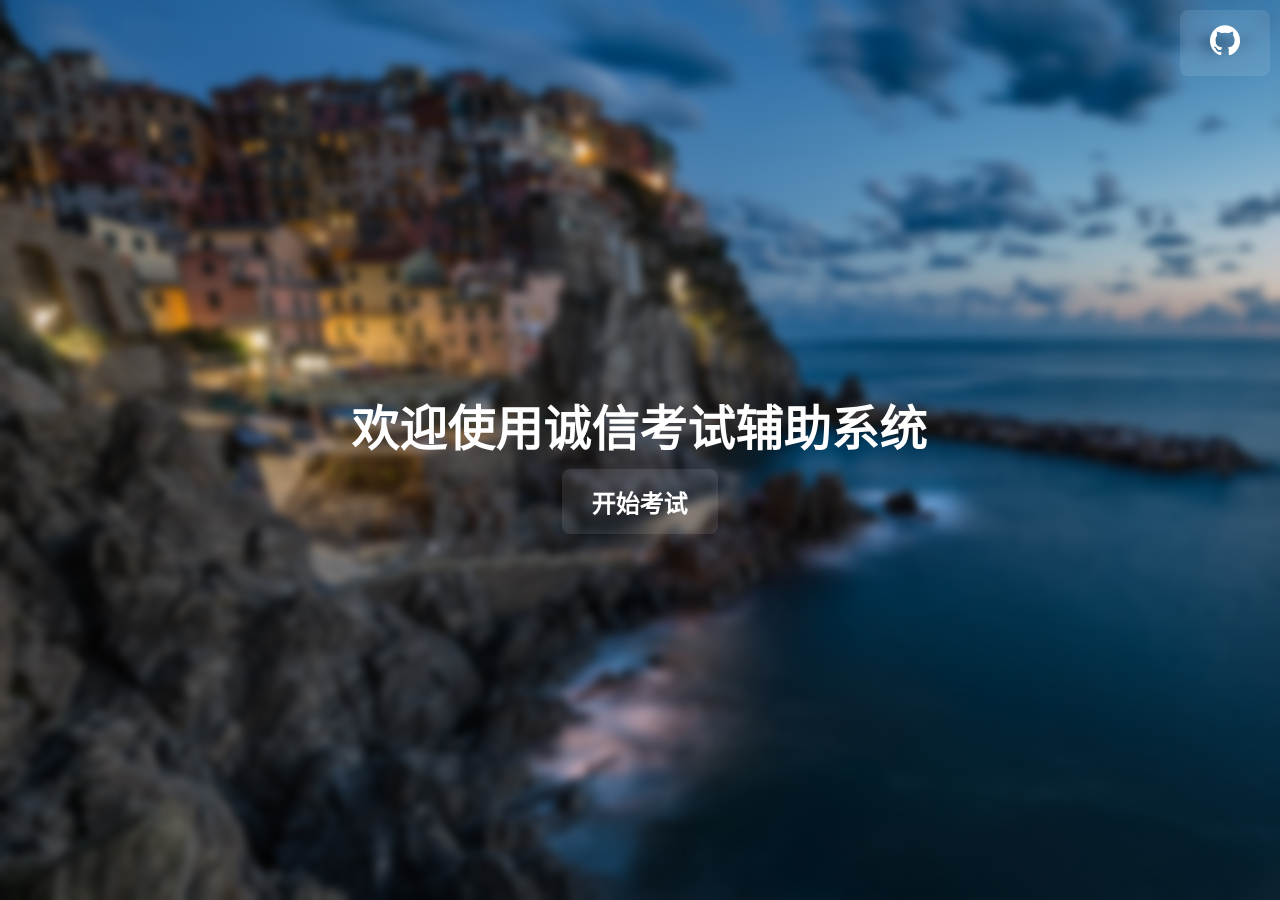
<file: index.html>
<!DOCTYPE html>
<html lang="zh-CN">
<head>
	<link rel="shortcut icon" href="./favicon.ico">
    <meta charset="UTF-8">
    <meta name="viewport" content="width=device-width, initial-scale=1.0">
    <title>诚信考试辅助系统</title>
    <style>
        body {
            background-image: url('./background.jpg');
            background-size: cover;
            background-repeat: no-repeat;
            display: flex;
            justify-content: center;
            align-items: center;
            height: 100vh;
            margin: 0;
            font-family: 'Segoe UI', Tahoma, Geneva, Verdana, sans-serif; /* 使用更现代的字体 */
            color: #fff;
            background-color: rgba(0, 0, 0, 0.5); /* 添加半透明背景 */
            backdrop-filter: blur(5px); /* 添加背景模糊效果 */
            flex-direction: column; /* 修改为竖排布局 */
        }
        h1 {
            color: #fff;
            font-size: 48px;
            text-align: center;
            margin-bottom: 10px; /* 调整间距 */
            animation: fadeInUp 1s ease-in-out;
        }
        ul {
            list-style: none;
            padding: 0;
            margin: 0;
            animation: fadeInUp 1s ease-in-out;
            display: flex;
            flex-direction: column; /* 修改为竖排布局 */
            align-items: center; /* 居中对齐 */
        }
        li {
            margin-bottom: 10px; /* 调整间距 */
        }
        a {
            color: #fff;
            text-decoration: none;
            font-size: 24px;
            font-weight: bold;
            padding: 15px 30px;
            border-radius: 8px;
            background-color: rgba(255, 255, 255, 0.1);
            transition: all 0.3s ease;
            display: block; /* 修改为块级元素 */
        }
        a:hover {
            background-color: rgba(255, 255, 255, 0.3);
            transform: translateY(-3px);
            box-shadow: 0 4px 8px rgba(0, 0, 0, 0.3);
        }
        @keyframes fadeInUp {
            0% {
                opacity: 0;
                transform: translateY(20px);
            }
            100% {
                opacity: 1;
                transform: translateY(0);
            }
        }
        .copyright {
            position: absolute;
            bottom: 10px;
            width: 100%;
            text-align: center;
            font-size: 20px;
            color: rgba(255, 255, 255, 0.8);
            text-shadow: 0 1px 2px rgba(0, 0, 0, 0.3);
            animation: fadeInUp 1s ease-in-out;
        }
    </style>
</head>
<body>
    <h1>欢迎使用诚信考试辅助系统</h1>
    <ul>
        <li><a href="#" onclick="startExam()">开始考试</a></li>
    </ul>

    <!-- 添加GitHub图标跳转项目地址 -->
    <a href="https://github.com/ExamAware/ExamSchedule" target="_blank" style="position: absolute; top: 10px; right: 10px; z-index: 1000;">
        <img src="./github-icon.png" alt="GitHub" style="width: 30px; height: 30px;" title="在GitHub上查看源代码">
    </a>

    <script>
        function startExam() {
            window.open('./exam/', '_blank');
            window.location.href = './notification/';
        }
    </script>
</body>
</html>
</file>
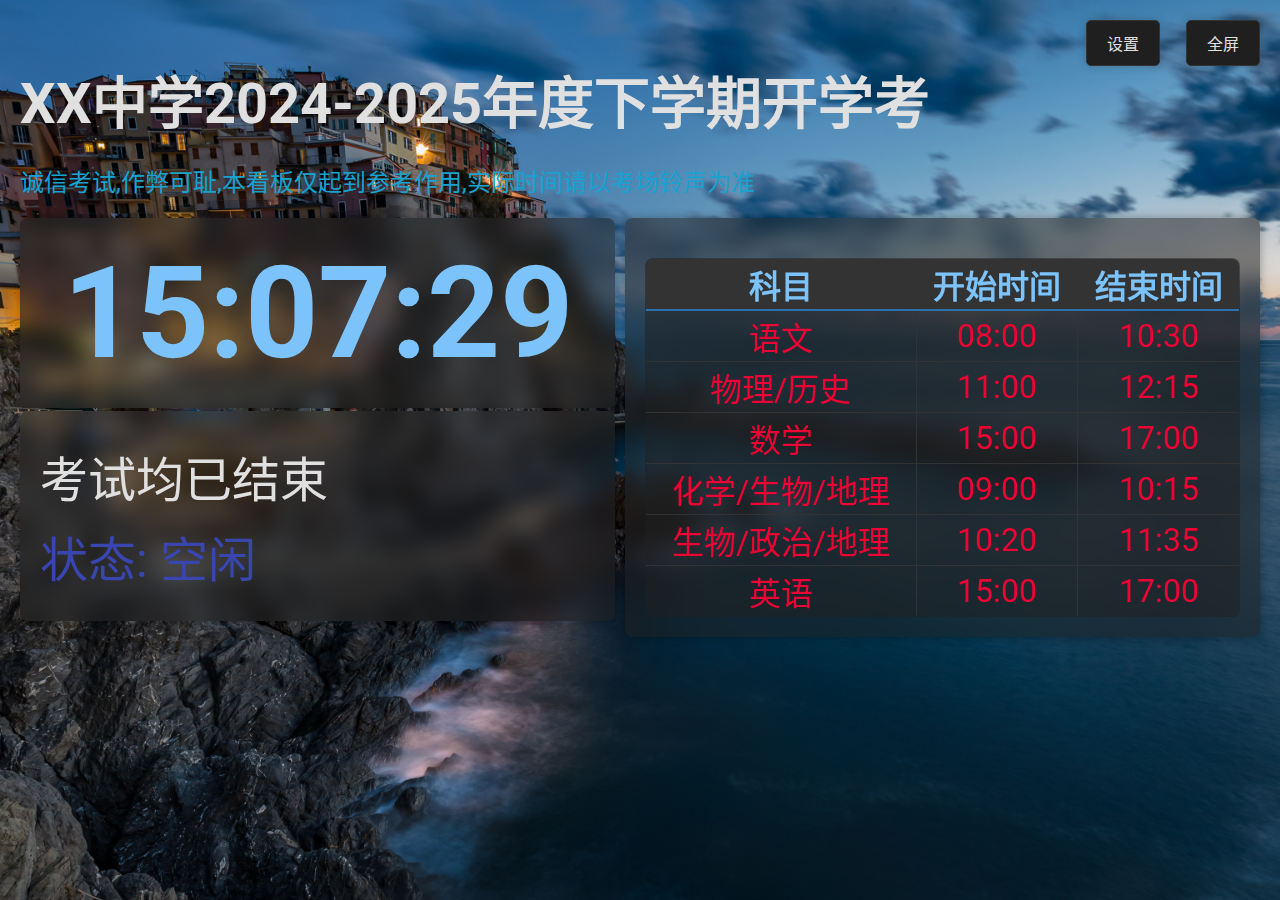
<file: exam/index.html>
<!DOCTYPE html>
<html lang="zh-CN">
<head>
    <meta charset="UTF-8">
    <meta name="viewport" content="width=device-width, initial-scale=1.0">
    <title>诚信考试辅助系统-考试看板</title>
    <link rel="stylesheet" href="Styles/dark.css" id="theme-link">
	<link href="https://fonts.googleapis.com/css?family=Roboto:300,400,500&display=swap" rel="stylesheet">
</head>
<body>
    <div class="error-container">
        <div class="error-content" id="errorMessage"></div>
    </div>
    <button id="settings-btn">设置</button>
    <button id="fullscreen-btn">全屏</button>
    <div class="container">
        <h1 id="examName">
            考试安排
            <span id="room"></span>
        </h1>
        <p id="message"></p>
        <div class="content">
            <div class="left-column">
                <div class="clock-section">
                    <div id="current-time"></div>
                </div>
                <div class="info-section">
                    <div id="current-subject"></div>
                    <div id="exam-timing"></div>
                    <div id="remaining-time"></div>
                    <div id="status"></div>
                </div>
            </div>
            <div class="right-column">
                <table>
                    <thead>
                        <tr>
                            <th>科目</th>
                            <th>开始时间</th>
                            <th>结束时间</th>
                        </tr>
                    </thead>
                    <tbody id="exam-table-body">
                        <!-- Dynamically filled by JavaScript -->
                    </tbody>
                </table>
            </div>
        </div>
    </div>
    <!-- Settings Modal -->
    <div id="settings-modal">
        <div id="settings-modal-content" class="settings-panel dark-theme">
            <h3>系统设置</h3>
            <label for="offset-time">偏移时间（秒）:</label>
            <input type="number" id="offset-time" name="offset-time" value="0">
            <label for="room-input">考场号:</label>
            <input type="text" id="room-input" name="room-input" value="">
            <label for="zoom-input">页面缩放倍数:</label>
            <input type="number" id="zoom-input" step="0.1" min="0.5" max="2">
            <div class="theme-toggle-container">
                <label for="theme-toggle">亮/暗色模式:</label>
                <label class="switch">
                    <input type="checkbox" id="theme-toggle">
                    <span class="slider round"></span>
                </label>
            </div>
            <div class="button-group">
                <button id="save-settings-btn" class="control-btn">确定</button>
                <button id="close-settings-btn" class="control-btn">关闭</button>
            </div>
        </div>
    </div>
    <script src="Scripts/utils.js"></script>
    <script src="Scripts/settings.js"></script>
    <script src="Scripts/examInfo.js"></script>
    <script src="Scripts/main.js"></script>
</body>
</html>
</file>
<file: exam/Styles/dark.css>
body {
    font-family: 'HarmonyOS Sans SC Regular', 'Roboto', Arial, sans-serif;
    margin: 0;
    padding: 0;
    background: url('../../background.jpg') no-repeat center center fixed; /* 更新路径 */
    background-size: cover;
    animation: fadeIn 1s;
    color: #e0e0e0;
    overflow: auto; /* 允许页面滚动 */
}

/* 隐藏滚动条 */
body::-webkit-scrollbar {
    display: none;
}

@keyframes fadeIn {
    from { opacity: 0; }
    to { opacity: 1; }
}

#fullscreen-btn, #settings-btn {
    position: absolute;
    top: 20px;
    padding: 10px 20px;
    font-size: 1rem;
    cursor: pointer;
    background-color: #1f1f1f;
    color: #e0e0e0;
    border: 1px solid #333;
    border-radius: 5px;
    box-shadow: 0 0 10px rgba(0, 0, 0, 0.2);
    transition: background-color 0.3s ease, transform 0.3s ease;
    z-index: 1001;
}

#fullscreen-btn {
    right: 20px;
}

#settings-btn {
    right: 120px; /* Fullscreen button's left */
}

#settings-btn:hover, #fullscreen-btn:hover {
    background-color: #333;
    transform: scale(1.05);
}

.container {
    padding: 20px;
    max-width: 1400px; /* 增加主体部分宽度 */
    margin: auto;
    background-color: rgba(255, 255, 255, 0); /* 使用rgba设置背景透明度为80% */
}

h1 {
    font-size: 3.5rem;
    font-weight: bold;
    text-align: left;
    margin-bottom: 10px;
    color: #e0e0e0;
    display: flex;
    align-items: center;
    justify-content: space-between;
}

#room {
    font-size: 3.5rem;
    font-weight: bold;
    color: #e0e0e0;
    position: relative;
    right: 0;
    margin-left: 20px; /* 调整位置使其保持在container中 */
}

#message {
    font-size: 1.5rem;
    color: #16a3d1;
    margin-bottom: 20px;
}

.content {
    display: flex;
    justify-content: space-between;
    gap: 3px; /* 板块间隔3px */
}

.left-column, .right-column {
    width: 48%;
    display: flex;
    flex-direction: column;
    gap: 3px; /* 板块间隔3px */
}

.clock-section, .info-section, .right-column {
    background-color: rgba(31, 31, 31, 0.5); /* 亚克力效果 */
    backdrop-filter: blur(10px);
    padding: 20px;
    box-shadow: 0 0 10px rgba(0, 0, 0, 0.3);
    border-radius: 8px;
}

#current-time {
    font-size: 8rem;
    text-align: center;
    color: #7cc3fb;
    margin: 0;
    font-weight: bold;
}

#current-subject, #exam-timing, #remaining-time, #status {
    font-size: 3rem;
    margin: 10px 0;
    text-align: left;
    color: #e0e0e0;
}

table {
    width: 100%;
    border-collapse: collapse;
    margin-top: 20px;
    border: 1px solid #333;
    background-color: rgba(31, 31, 31, 0.5);
}

th, td {
    border: 1px solid #333;
    padding: 2px; /* 缩短行高 */
    font-size: 2rem;
    text-align: center;
}

th {
    background-color: #333;
    color: #7cc3fb;
    font-weight: bold;
    border-bottom: 2px solid #2b71ad;
}

.exam-status-进行中 td {
    color: #5ba838 !important; /* 绿色字体 */
}

.exam-status-即将开始 td {
    color: #fe9901 !important; /* 橙色字体 */
}

.exam-status-已结束 td {
    color: #ec0434 !important; /* 红色字体 */
}

.exam-status-空闲 td {
    color: blue !important; /* 蓝色字体 */
}

tr:hover {
    background-color: #333;
}

table {
    border-radius: 8px;
    overflow: hidden;
}

td {
    border-bottom: 1px solid #333;
}

td:first-child {
    border-top-left-radius: 8px;
    border-bottom-left-radius: 8px;
}

td:last-child {
    border-top-right-radius: 8px;
    border-bottom-right-radius: 8px;
}

#settings-modal {
    display: none;
    position: fixed;
    z-index: 1000;
    left: 0;
    top: 0;
    width: 100%;
    height: 100%;
    overflow: auto;
    background-color: rgb(0, 0, 0);
    background-color: rgba(0, 0, 0, 0.4);
    padding-top: 60px;
}

#settings-modal-content {
    background: rgba(31, 31, 31, 0.95);
    padding: 25px;
    margin: 25px auto;
    border-radius: 12px;
    border: 1px solid #444;
    backdrop-filter: blur(8px);
    max-width: 600px;
    animation: fadeIn 0.5s ease;
}

@keyframes fadeIn {
    from { opacity: 0; transform: translateY(-20px); }
    to { opacity: 1; transform: translateY(0); }
}

@keyframes fadeOut {
    from { opacity: 1; transform: translateY(0); }
    to { opacity: 0; transform: translateY(-20px); }
}

.fade-out {
    animation: fadeOut 0.3s ease;
}

#settings-modal-content h3 {
    margin: 0 0 20px;
    color: #e0e0e0;
    font-size: 20px;
}

#settings-modal-content label {
    display: flex;
    align-items: center;
    gap: 10px;
    margin: 12px 0;
    font-size: 16px;
    color: #b0b0b0;
}

#settings-modal-content label[for="offset-time"],
#settings-modal-content label[for="room-input"],
#settings-modal-content label[for="zoom-input"] {
    justify-content: space-between;
}

#settings-modal-content input[type="number"],
#settings-modal-content input[type="text"] {
    flex-grow: 1;
    margin-left: 10px;
    font-size: 1.5rem;
    padding: 10px;
    margin-top: 10px;
    margin-bottom: 20px;
    width: 100%;
    box-sizing: border-box;
    border: 1px solid #555;
    border-radius: 5px;
    background-color: #222;
    color: #e0e0e0;
}

#settings-modal-content input:focus {
    outline: none;
    border-color: #007acc;
    box-shadow: 0 0 0 1px #007acc;
}

.button-group {
    display: flex;
    justify-content: flex-end;
    gap: 10px;
}

#settings-modal-content button {
    background: linear-gradient(135deg, #3498db, #2980b9);
    color: white;
    border: none;
    padding: 12px 24px;
    border-radius: 8px;
    cursor: pointer;
    font-size: 15px;
    font-weight: 500;
    transition: all 0.2s ease;
    box-shadow: 0 4px 12px rgba(52,152,219,0.25);
}

#settings-modal-content button:hover {
    transform: translateY(-1px);
    box-shadow: 0 6px 16px rgba(52,152,219,0.35);
}

#close-settings-btn {
    padding: 10px 20px;
    font-size: 2rem;
    cursor: pointer;
    background-color: #d9534f;
    color: white;
    border: none;
    border-radius: 5px;
    box-shadow: 0 0 10px rgba(0, 0, 0, 0.2);
    transition: background-color 0.3s ease;
}

#close-settings-btn:hover {
    background-color: #c9302c;
}

.error-container {
    position: fixed;
    bottom: 0;
    left: 0;
    right: 0;
    background: #ff6b6b;
    color: white;
    padding: 16px;
    display: none;
    z-index: 10001;
    animation: slideUp 0.3s ease;
}

@keyframes slideUp {
    from { transform: translateY(100%); }
    to { transform: translateY(0); }
}

.error-content {
    max-width: 800px;
    margin: 0 auto;
    font-size: 15px;
    display: flex;
    align-items: center;
    gap: 12px;
}

.error-content:before {
    content: '!';
    display: flex;
    align-items: center;
    justify-content: center;
    width: 24px;
    height: 24px;
    background: white;
    color: #ff6b6b;
    border-radius: 50%;
    font-weight: bold;
}

.switch {
    position: relative;
    display: inline-block;
    width: 60px;
    height: 34px;
}

.switch input {
    opacity: 0;
    width: 0;
    height: 0;
}

.slider {
    position: absolute;
    cursor: pointer;
    top: 0;
    left: 0;
    right: 0;
    bottom: 0;
    background-color: #ccc;
    transition: .4s;
    border-radius: 34px;
}

.slider:before {
    position: absolute;
    content: "";
    height: 26px;
    width: 26px;
    left: 4px;
    bottom: 4px;
    background-color: white;
    transition: .4s;
    border-radius: 50%;
}

input:checked + .slider {
    background-color: #2196F3;
}

input:checked + .slider:before {
    transform: translateX(26px);
}

.theme-toggle-container {
    display: flex;
    align-items: center;
    justify-content: space-between;
    gap: 10px;
}
</file>
